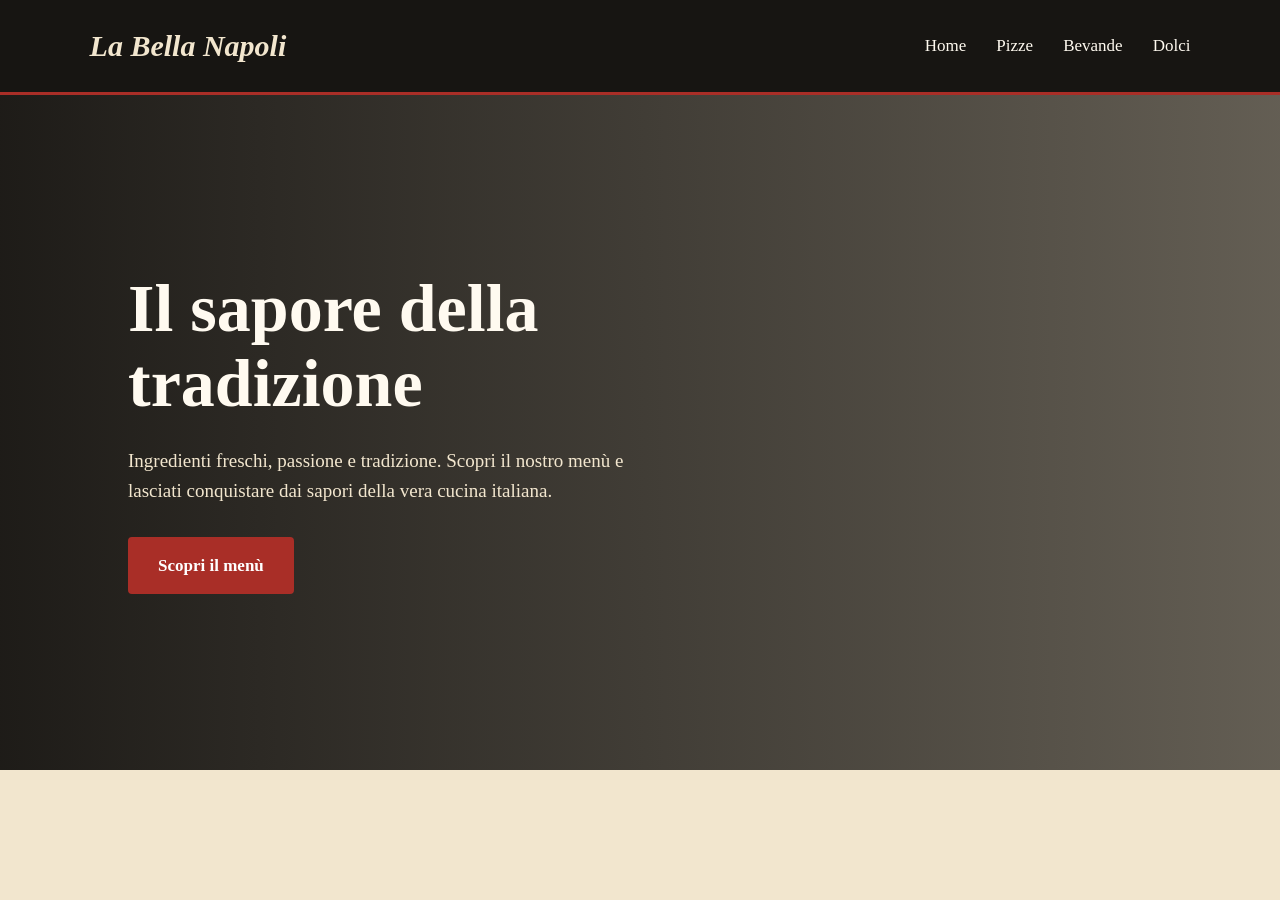
<file: index.html>
<!DOCTYPE html>
<html lang="it">
<head>
    <meta charset="UTF-8">
    <meta name="viewport" content="width=device-width, initial-scale=1.0">
    <title>Pizzeria Bella Napoli - Home</title>
    <link rel="stylesheet" href="style.css">
</head>
<body>

    <nav>
        <a href="index.html" class="logo">La Bella Napoli</a>

        <div class="nav-links">
            <a href="index.html">Home</a>
            <a href="pizze.html">Pizze</a>
            <a href="bevande.html">Bevande</a>
            <a href="dolci.html">Dolci</a>
        </div>
    </nav>

    <main class="hero">
        <h1>Il sapore della tradizione</h1>
        <p>
            Ingredienti freschi, passione e tradizione.
            Scopri il nostro menù e lasciati conquistare
            dai sapori della vera cucina italiana.
        </p>

        <a href="pizze.html" class="button">Scopri il menù</a>
    </main>

</body>
</html>
</file>
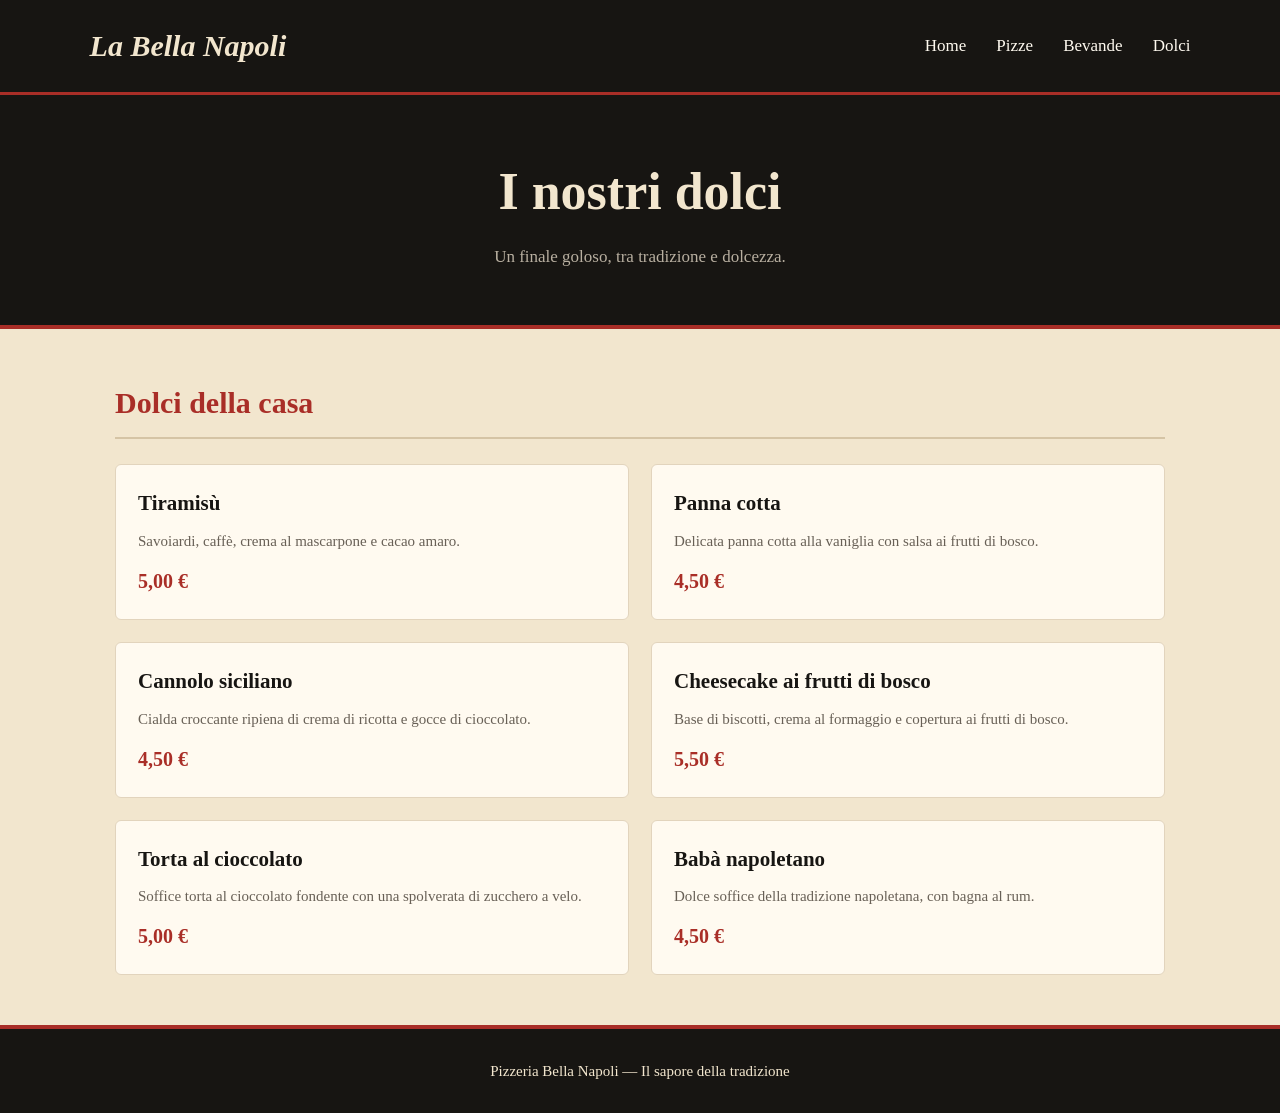
<file: dolci.html>
<!DOCTYPE html>
<html lang="it">
<head>
    <meta charset="UTF-8">
    <meta name="viewport" content="width=device-width, initial-scale=1.0">
    <title>Dolci - Pizzeria Bella Napoli</title>
    <link rel="stylesheet" href="style.css">
</head>
<body>
    <nav aria-label="Navigazione principale">
        <a href="index.html" class="logo">La Bella Napoli</a>
        <div class="nav-links">
            <a href="index.html">Home</a>
            <a href="pizze.html">Pizze</a>
            <a href="bevande.html">Bevande</a>
            <a href="dolci.html" aria-current="page">Dolci</a>
        </div>
    </nav>

    <header class="page-header">
        <h1>I nostri dolci</h1>
        <p>Un finale goloso, tra tradizione e dolcezza.</p>
    </header>

    <main class="menu-container">
        <section class="menu-section" aria-labelledby="dolci-tradizionali">
            <h2 id="dolci-tradizionali">Dolci della casa</h2>
            <div class="menu-items">
                <article class="menu-item">
                    <h3>Tiramisù</h3>
                    <p>Savoiardi, caffè, crema al mascarpone e cacao amaro.</p>
                    <span class="price">5,00 €</span>
                </article>
                <article class="menu-item">
                    <h3>Panna cotta</h3>
                    <p>Delicata panna cotta alla vaniglia con salsa ai frutti di bosco.</p>
                    <span class="price">4,50 €</span>
                </article>
                <article class="menu-item">
                    <h3>Cannolo siciliano</h3>
                    <p>Cialda croccante ripiena di crema di ricotta e gocce di cioccolato.</p>
                    <span class="price">4,50 €</span>
                </article>
                <article class="menu-item">
                    <h3>Cheesecake ai frutti di bosco</h3>
                    <p>Base di biscotti, crema al formaggio e copertura ai frutti di bosco.</p>
                    <span class="price">5,50 €</span>
                </article>
                <article class="menu-item">
                    <h3>Torta al cioccolato</h3>
                    <p>Soffice torta al cioccolato fondente con una spolverata di zucchero a velo.</p>
                    <span class="price">5,00 €</span>
                </article>
                <article class="menu-item">
                    <h3>Babà napoletano</h3>
                    <p>Dolce soffice della tradizione napoletana, con bagna al rum.</p>
                    <span class="price">4,50 €</span>
                </article>
            </div>
        </section>
    </main>

    <footer>
        <p>Pizzeria Bella Napoli — Il sapore della tradizione</p>
    </footer>
</body>
</html>
</file>
<file: style.css>
/* =========================
   RESET E IMPOSTAZIONI BASE
========================= */

* {
    margin: 0;
    padding: 0;
    box-sizing: border-box;
}

:root {
    --nero: #171512;
    --rosso: #a92e27;
    --rosso-scuro: #7d201c;
    --crema: #f2e6ce;
    --bianco: #fffaf0;
    --verde: #526747;
    --grigio: #b8afa0;
}

html {
    scroll-behavior: smooth;
}

body {
    font-family: Georgia, "Times New Roman", serif;
    background-color: var(--crema);
    color: var(--nero);
    line-height: 1.6;
}

a {
    color: inherit;
    text-decoration: none;
}

img {
    display: block;
    max-width: 100%;
}

/* =========================
   NAVBAR
========================= */

nav {
    display: flex;
    justify-content: space-between;
    align-items: center;
    padding: 22px 7%;
    background-color: var(--nero);
    color: var(--bianco);
    border-bottom: 3px solid var(--rosso);
}

.logo {
    font-size: 30px;
    font-style: italic;
    font-weight: bold;
    color: var(--crema);
}

.nav-links {
    display: flex;
    align-items: center;
    gap: 30px;
}

.nav-links a {
    font-size: 17px;
    transition: color 0.3s;
}

.nav-links a:hover {
    color: #d94a40;
}

/* =========================
   HOME PAGE
========================= */

.hero {
    min-height: 75vh;
    display: flex;
    flex-direction: column;
    justify-content: center;
    align-items: flex-start;
    padding: 80px 10%;
    background:
        linear-gradient(
            90deg,
            rgba(23, 21, 18, 0.97),
            rgba(23, 21, 18, 0.65)
        ),
        url("https://images.unsplash.com/photo-1579751626657-72bc17010498?auto=format&fit=crop&w=1800&q=85")
        center/cover no-repeat;
    color: var(--bianco);
}

.hero h1 {
    max-width: 700px;
    font-size: clamp(38px, 6vw, 68px);
    line-height: 1.1;
    margin-bottom: 25px;
}

.hero h1 span {
    color: #d33a30;
}

.hero p {
    max-width: 550px;
    font-size: 19px;
    color: var(--crema);
    margin-bottom: 30px;
}

/* =========================
   PULSANTI
========================= */

.button {
    display: inline-block;
    padding: 13px 28px;
    background-color: var(--rosso);
    color: white;
    border: 2px solid var(--rosso);
    border-radius: 4px;
    font-size: 17px;
    font-weight: bold;
    transition: background-color 0.3s, transform 0.3s;
}

.button:hover {
    background-color: var(--rosso-scuro);
    border-color: var(--rosso-scuro);
    transform: translateY(-2px);
}

/* =========================
   TITOLI DELLE PAGINE
========================= */

.page-header {
    text-align: center;
    padding: 55px 20px;
    background-color: var(--nero);
    color: var(--crema);
    border-bottom: 4px solid var(--rosso);
}

.page-header h1 {
    font-size: clamp(34px, 5vw, 52px);
    margin-bottom: 10px;
}

.page-header p {
    color: var(--grigio);
    font-size: 17px;
}

/* =========================
   CONTENUTO DEL MENU
========================= */

.menu-container {
    max-width: 1100px;
    margin: 50px auto;
    padding: 0 25px;
}

.menu-section {
    margin-bottom: 45px;
}

.menu-section h2 {
    font-size: 30px;
    color: var(--rosso);
    margin-bottom: 25px;
    padding-bottom: 10px;
    border-bottom: 2px solid #d5c4a5;
}

/* =========================
   SINGOLI PRODOTTI
========================= */

.menu-items {
    display: grid;
    grid-template-columns: repeat(2, minmax(0, 1fr));
    gap: 22px;
}

.menu-item {
    padding: 22px;
    background-color: var(--bianco);
    border: 1px solid #e2d4bd;
    border-radius: 6px;
    transition: transform 0.3s, box-shadow 0.3s;
}

.menu-item:hover {
    transform: translateY(-4px);
    box-shadow: 0 8px 20px rgba(23, 21, 18, 0.1);
}

.menu-item h3 {
    font-size: 21px;
    margin-bottom: 8px;
}

.menu-item p {
    color: #686056;
    font-size: 15px;
}

.menu-item .price {
    display: block;
    margin-top: 12px;
    color: var(--rosso);
    font-size: 20px;
    font-weight: bold;
}

/* =========================
   IMMAGINI DEI PRODOTTI
========================= */

.menu-item img {
    width: 100%;
    height: 200px;
    object-fit: cover;
    border-radius: 4px;
    margin-bottom: 15px;
}

/* =========================
   FOOTER
========================= */

footer {
    padding: 30px 20px;
    background-color: var(--nero);
    color: var(--crema);
    text-align: center;
    border-top: 4px solid var(--rosso);
}

footer p {
    font-size: 15px;
}

/* =========================
   RESPONSIVE - TABLET E MOBILE
========================= */

@media (max-width: 768px) {
    nav {
        flex-direction: column;
        gap: 18px;
        padding: 20px;
    }

    .logo {
        font-size: 26px;
    }

    .nav-links {
        justify-content: center;
        flex-wrap: wrap;
        gap: 12px 20px;
    }

    .nav-links a {
        font-size: 15px;
    }

    .hero {
        min-height: 65vh;
        padding: 60px 7%;
        background-position: center;
    }

    .hero h1 {
        font-size: 40px;
    }

    .hero p {
        font-size: 17px;
    }

    .menu-container {
        margin: 30px auto;
        padding: 0 16px;
    }

    .menu-items {
        grid-template-columns: 1fr;
    }

    .menu-item img {
        height: 220px;
    }

    .page-header {
        padding: 40px 15px;
    }
}

@media (max-width: 400px) {
    .nav-links {
        gap: 10px 14px;
    }

    .nav-links a {
        font-size: 14px;
    }

    .hero h1 {
        font-size: 34px;
    }
}
</file>
